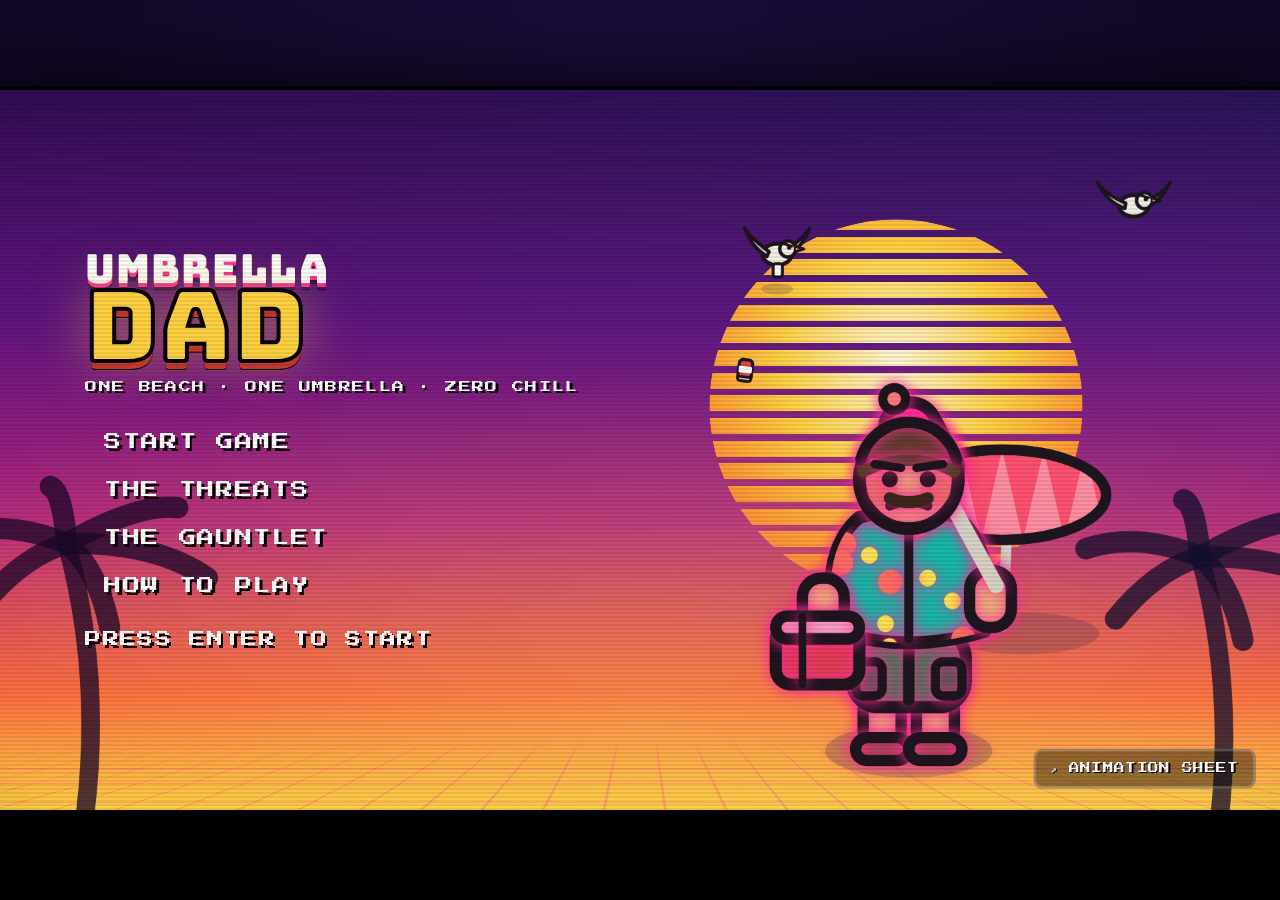
<file: index.html>
<!DOCTYPE html>
<html lang="en">
<head>
<meta charset="UTF-8">
<meta name="viewport" content="width=device-width, initial-scale=1.0">
<title>Umbrella Dad</title>
<link rel="preconnect" href="https://fonts.googleapis.com">
<link rel="preconnect" href="https://fonts.gstatic.com" crossorigin>
<link href="https://fonts.googleapis.com/css2?family=Press+Start+2P&family=Bungee&family=Fredoka:wght@400;500;600;700&family=Lilita+One&family=Titan+One&display=swap" rel="stylesheet">
<link rel="stylesheet" href="style.css">
</head>
<body data-crt="1">

<div id="boot">LOADING THE BEACH…</div>

<div id="stage">
  <div id="frame">
    <canvas id="game" width="1920" height="1080"></canvas>

    <!-- ============ HUD ============ -->
    <div id="hud" class="hidden">
      <div class="hud-top">
        <div class="apanel" id="scoreBox">
          <div class="lbl">SCORE</div>
          <div class="val" id="scoreVal">0</div>
        </div>

        <div class="apanel" id="stressBox">
          <div class="lbl">DAD STRESS</div>
          <div class="meter" id="stressMeter"><i></i></div>
        </div>

        <div class="apanel" id="sodaBox">
          <div class="lbl">SODA AMMO</div>
          <div class="soda-row" id="sodaRow"></div>
        </div>

        <div class="apanel" id="distBox">
          <div class="lbl">DISTANCE TO SPOT</div>
          <div class="dist-track">
            <div class="dist-fill" id="distFill"></div>
            <div class="dist-dad" id="distDad">🩴</div>
            <div class="dist-flag">⛱️</div>
          </div>
        </div>
      </div>

      <div id="popups"></div>
      <div id="hint">
        <b>WASD</b>/<b>ARROWS</b> MOVE &nbsp; <b>J</b>/<b>SPACE</b> UMBRELLA &nbsp;
        <b>E</b> THROW SODA &nbsp; <b>P</b> PAUSE &nbsp; <b>M</b> MUTE
      </div>
    </div>

    <!-- ============ SCREENS ============ -->

    <!-- MAIN MENU = KEY ART / POSTER -->
    <div class="screen show" id="scrMenu">
      <div class="poster-bg">
        <div class="poster-sun" id="posterSun"></div>
        <div class="poster-grid"></div>
        <div class="poster-haze"></div>
        <canvas id="menuArt" width="1920" height="1080"
                style="position:absolute;inset:0;width:100%;height:100%;"></canvas>
      </div>
      <div class="inner">
        <div class="logo" id="logo">
          <span class="l1">UMBRELLA</span>
          <span class="l2">DAD</span>
          <span class="tag">ONE BEACH · ONE UMBRELLA · ZERO CHILL</span>
        </div>
        <div class="menu" id="menuList">
          <button class="mbtn" data-act="play">START GAME</button>
          <button class="mbtn" data-act="threats">THE THREATS</button>
          <button class="mbtn" data-act="map">THE GAUNTLET</button>
          <button class="mbtn" data-act="howto">HOW TO PLAY</button>
        </div>
        <div class="press">PRESS ENTER TO START</div>
      </div>
      <a class="corner-link" href="Dad Sprite Sheet.html">↗ ANIMATION SHEET</a>
    </div>

    <!-- THREATS = ENEMY CONCEPTS -->
    <div class="screen" id="scrThreats">
      <div class="poster-bg" style="background:linear-gradient(180deg,#160b2e,#3a0d52 60%,#7a1f6e);"></div>
      <button class="backbtn" data-act="menu">← BACK</button>
      <div class="inner">
        <div class="scr-title">THE THREATS</div>
        <div class="scr-sub">EVERYTHING BETWEEN DAD AND HIS SPOT</div>
        <div class="threat-grid" id="threatGrid"></div>
      </div>
    </div>

    <!-- MAP = LEVEL OVERVIEW -->
    <div class="screen" id="scrMap">
      <div class="poster-bg" style="background:linear-gradient(180deg,#160b2e,#2a0d52 70%,#5a157e);"></div>
      <button class="backbtn" data-act="menu">← BACK</button>
      <div class="inner">
        <div class="scr-title">THE GAUNTLET</div>
        <div class="scr-sub">LEVEL 1 · PARKING LOT → THE PERFECT SPOT</div>
        <div id="mapWrap">
          <canvas id="mapCanvas" width="300" height="452"></canvas>
          <div class="map-legend" id="mapLegend"></div>
        </div>
      </div>
    </div>

    <!-- HOW TO -->
    <div class="screen" id="scrHow">
      <div class="poster-bg" style="background:linear-gradient(180deg,#160b2e,#27365e 70%,#1f8ab0);"></div>
      <button class="backbtn" data-act="menu">← BACK</button>
      <div class="inner">
        <div class="scr-title">HOW TO PLAY</div>
        <div class="howto" id="howBody"></div>
        <button class="mbtn sel" data-act="play" style="margin-top:8px;">START GAME ▶</button>
      </div>
    </div>

    <!-- WIN -->
    <div class="screen" id="scrWin">
      <div class="poster-bg"><div class="poster-sun full" style="top:8%;"></div><div class="poster-haze"></div></div>
      <div class="inner">
        <div class="logo"><span class="l1" style="color:var(--neon-d);">SPOT</span>
          <span class="l2" style="font-size:60px;">SECURED!</span></div>
        <div class="big-stat" id="winStats"></div>
        <div class="press" data-act="menu" style="cursor:pointer;">PRESS ENTER · MAIN MENU</div>
      </div>
    </div>

    <!-- LOSE -->
    <div class="screen" id="scrLose">
      <div class="poster-bg" style="background:linear-gradient(180deg,#2a0d2a,#6e1f1f 70%,#c0392b);"></div>
      <div class="inner">
        <div class="logo"><span class="l1">DAD</span>
          <span class="l2" style="font-size:54px;color:#fff;text-shadow:0 5px 0 #6e1f1f,0 6px 0 #000;">GAVE UP</span></div>
        <div class="scr-sub" id="loseMsg">He went home and ordered a kiddie pool online.</div>
        <div class="big-stat" id="loseStats"></div>
        <div class="press" data-act="play" style="cursor:pointer;">PRESS ENTER · TRY AGAIN</div>
      </div>
    </div>

    <!-- PAUSE -->
    <div class="screen" id="scrPause">
      <div class="poster-bg" style="background:rgba(10,4,24,.82);"></div>
      <div class="inner">
        <div class="scr-title">PAUSED</div>
        <div class="menu">
          <button class="mbtn" data-act="resume">RESUME</button>
          <button class="mbtn" data-act="menu">QUIT TO MENU</button>
        </div>
      </div>
    </div>

    <!-- CRT overlay sits above everything visual -->
    <div id="crt"></div>
  </div>
</div>

<!-- Live re-skin defaults (palette / fonts / dad build / CRT).
     The engine reads window.__UD_TWEAKS on boot via UD.applyTweaks(). -->
<script>
  window.__UD_TWEAKS = {
    palette: "sunset",   // sunset | noon | night
    font: "bungee",      // bungee | lilita | titan | pixel
    logo: "classic",     // classic | outline | badge
    dadBuild: "classic", // classic | dadbod | tall
    crt: true
  };
</script>

<!-- game modules -->
<script src="game/util.js"></script>
<script src="game/palette.js"></script>
<script src="game/audio.js"></script>
<script src="game/art.js"></script>
<script src="game/art2.js"></script>
<script src="game/fx.js"></script>
<script src="game/dad.js"></script>
<script src="game/enemies.js"></script>
<script src="game/level.js"></script>
<script src="game/hud.js"></script>
<script src="game/game.js"></script>

</body>
</html>
</file>
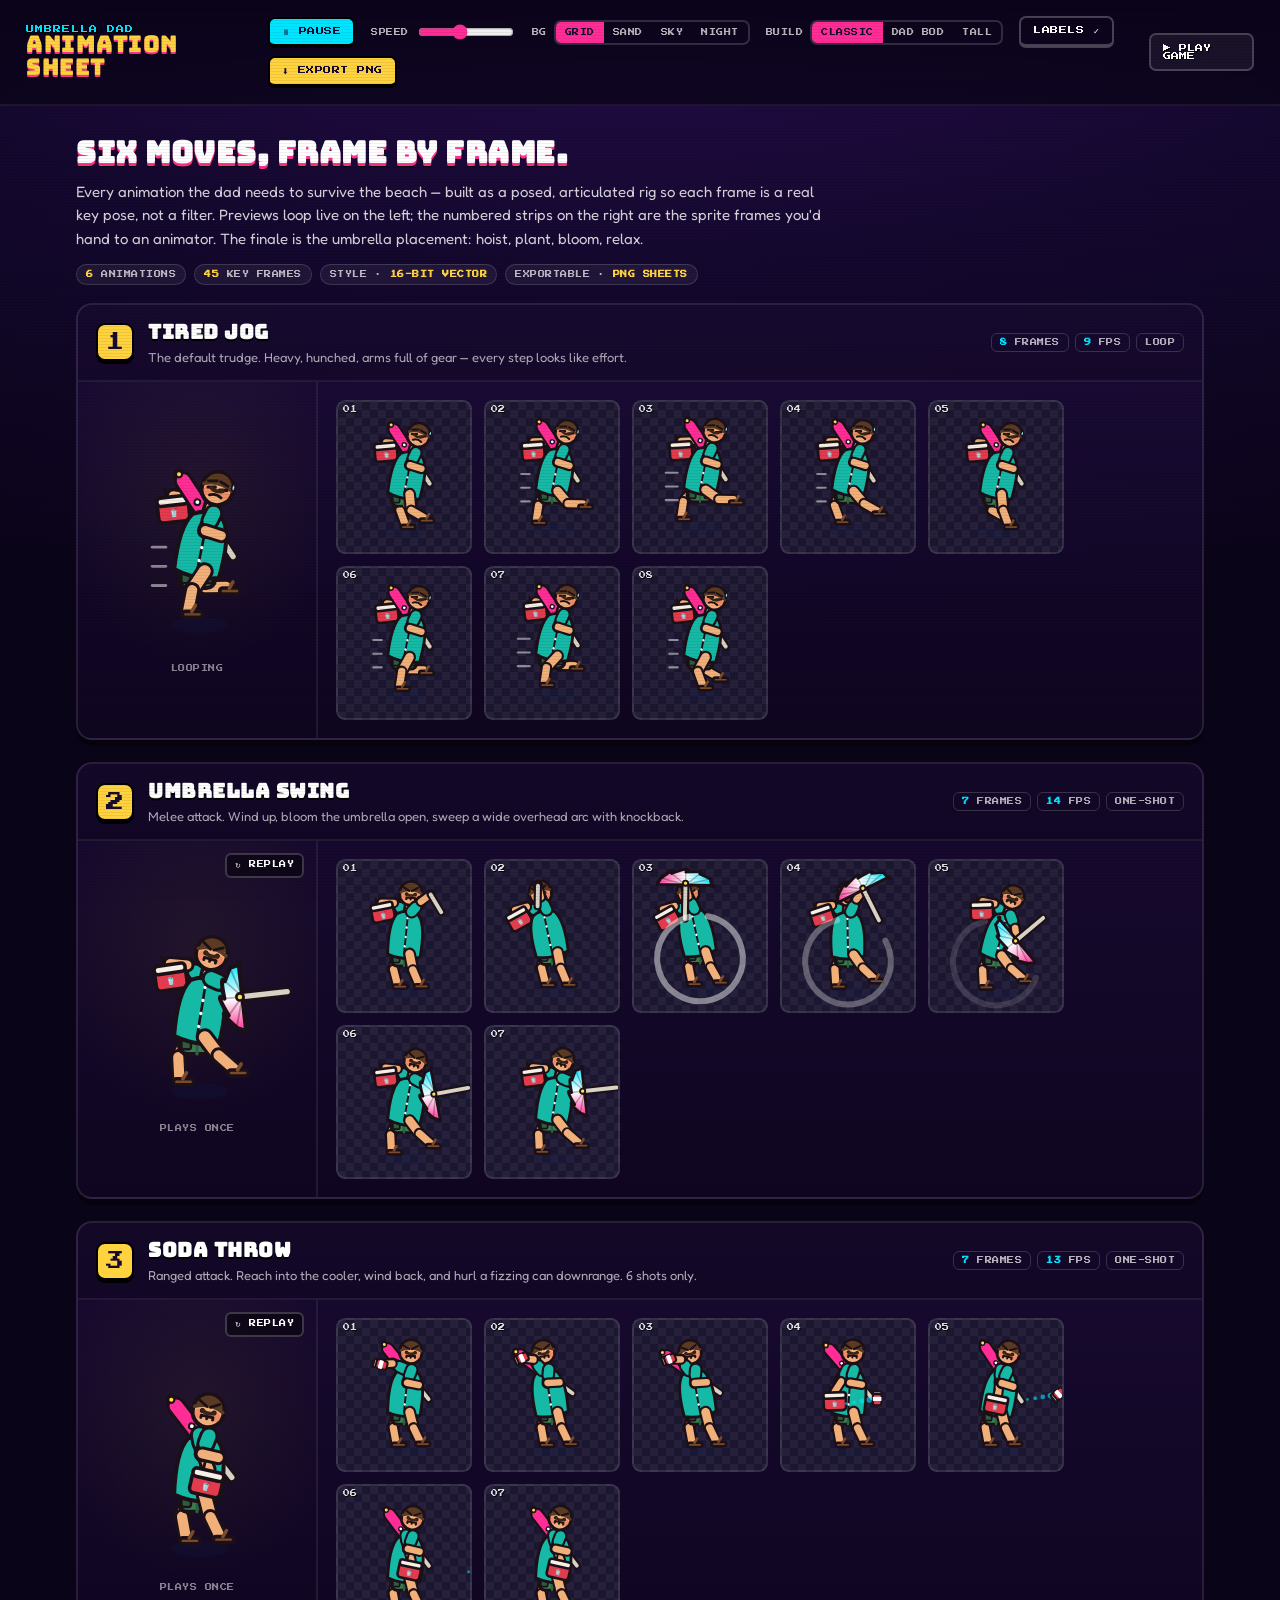
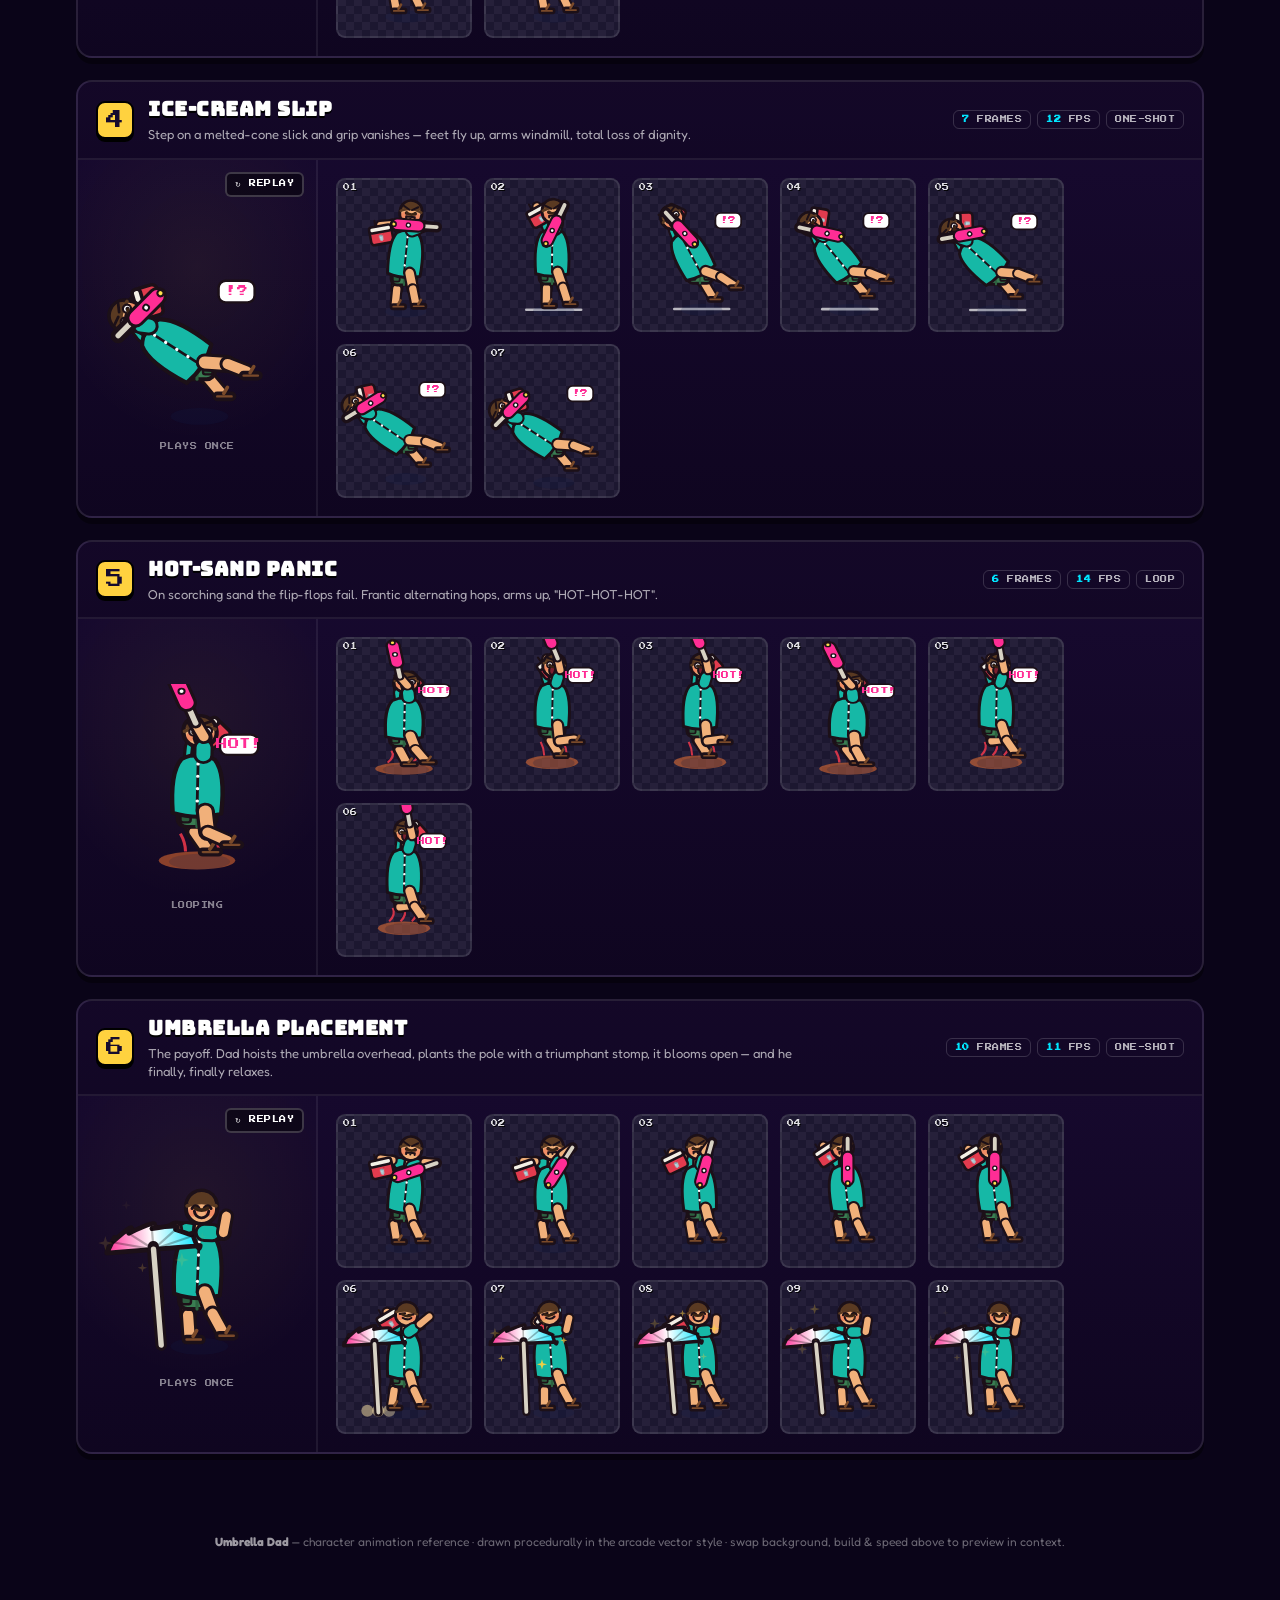
<file: Dad Sprite Sheet.html>
<!DOCTYPE html>
<html lang="en">
<head>
<meta charset="UTF-8">
<meta name="viewport" content="width=device-width, initial-scale=1.0">
<title>Umbrella Dad — Animation Sheet</title>
<link rel="preconnect" href="https://fonts.googleapis.com">
<link rel="preconnect" href="https://fonts.gstatic.com" crossorigin>
<link href="https://fonts.googleapis.com/css2?family=Press+Start+2P&family=Bungee&family=Fredoka:wght@400;500;600;700&family=Lilita+One&display=swap" rel="stylesheet">
<style>
:root{
  --neon-a:#ff2d95; --neon-b:#00e5ff; --neon-c:#ffd23f; --neon-d:#b6ff3b;
  --ink:#160b2e; --ink-2:#241046; --panel:#2a1450;
  --pix:'Press Start 2P', monospace; --disp:'Bungee', sans-serif; --body:'Fredoka', sans-serif;
}
*{box-sizing:border-box;}
html,body{margin:0;background:#0a0418;color:#fff;font-family:var(--body);
  -webkit-font-smoothing:antialiased;}
body{min-height:100vh;
  background:
    radial-gradient(130% 80% at 50% -10%, #2a0d52 0%, #14082e 50%, #0a0418 100%);
  background-attachment:fixed;}

/* faint CRT scanlines over everything */
body::after{content:'';position:fixed;inset:0;z-index:999;pointer-events:none;
  background:repeating-linear-gradient(0deg,rgba(0,0,0,.13) 0 1px,transparent 1px 3px);opacity:.5;}
body[data-crt="0"]::after{display:none;}

a{color:inherit;}

/* ---- top bar ---- */
header{position:sticky;top:0;z-index:50;display:flex;align-items:center;gap:18px;
  padding:16px 26px;background:linear-gradient(180deg,rgba(10,4,24,.96),rgba(10,4,24,.72));
  backdrop-filter:blur(6px);border-bottom:2px solid rgba(255,255,255,.08);}
.brand{display:flex;flex-direction:column;line-height:1;}
.brand .b1{font-family:var(--pix);font-size:8px;letter-spacing:1px;color:var(--neon-b);text-shadow:1px 1px 0 #000;}
.brand .b2{font-family:var(--disp);font-size:23px;letter-spacing:.5px;color:var(--neon-c);
  text-shadow:0 2px 0 var(--neon-a),0 3px 0 #000;text-transform:uppercase;}
.spacer{flex:1;}
.back-link{font-family:var(--pix);font-size:8px;color:#fff;text-decoration:none;
  background:rgba(255,255,255,.06);border:2px solid rgba(255,255,255,.2);border-radius:7px;
  padding:9px 12px;text-shadow:1px 1px 0 #000;transition:.15s;}
.back-link:hover{color:var(--neon-c);border-color:var(--neon-c);}

/* ---- controls ---- */
.controls{display:flex;flex-wrap:wrap;align-items:center;gap:8px 16px;}
.ctl{display:flex;align-items:center;gap:7px;font-family:var(--pix);font-size:7px;
  letter-spacing:.5px;color:rgba(255,255,255,.7);}
.seg{display:flex;border:2px solid rgba(255,255,255,.16);border-radius:7px;overflow:hidden;}
.seg button{font-family:var(--pix);font-size:7px;color:rgba(255,255,255,.7);background:transparent;
  border:0;padding:7px 9px;cursor:pointer;letter-spacing:.5px;transition:.12s;}
.seg button:hover{color:#fff;background:rgba(255,255,255,.06);}
.seg button.on{background:var(--neon-a);color:#160b2e;}
.btn{font-family:var(--pix);font-size:8px;color:#160b2e;background:var(--neon-c);cursor:pointer;
  border:2px solid #000;border-bottom-width:4px;border-radius:7px;padding:8px 12px;letter-spacing:.5px;
  text-transform:uppercase;transition:transform .08s;}
.btn:active{transform:translateY(2px);border-bottom-width:2px;}
.btn.alt{background:var(--neon-b);}
.btn.ghost{background:transparent;color:#fff;border-color:rgba(255,255,255,.25);}
input[type=range]{accent-color:var(--neon-a);width:96px;}

/* ---- intro ---- */
.intro{max-width:1180px;margin:26px auto 6px;padding:0 26px;}
.intro h1{font-family:var(--disp);font-size:30px;margin:0 0 8px;letter-spacing:.5px;
  text-shadow:0 3px 0 var(--neon-a),0 4px 0 #000;}
.intro p{font-size:15px;line-height:1.55;color:rgba(255,255,255,.82);max-width:760px;margin:0;}
.intro .chips{display:flex;flex-wrap:wrap;gap:8px;margin-top:14px;}
.chip{font-family:var(--pix);font-size:7px;letter-spacing:.5px;padding:6px 9px;border-radius:20px;
  background:rgba(255,255,255,.06);border:1px solid rgba(255,255,255,.14);color:rgba(255,255,255,.7);}
.chip b{color:var(--neon-c);}

/* ---- sheet rows ---- */
.sheet{max-width:1180px;margin:18px auto 80px;padding:0 26px;display:flex;flex-direction:column;gap:22px;}
.row{background:linear-gradient(180deg,rgba(36,16,70,.55),rgba(20,8,40,.55));
  border:2px solid rgba(255,255,255,.1);border-radius:16px;overflow:hidden;
  box-shadow:0 6px 0 rgba(0,0,0,.4);}
.row-head{display:flex;align-items:center;gap:14px;padding:14px 18px;
  border-bottom:2px solid rgba(255,255,255,.07);background:rgba(0,0,0,.18);}
.row-num{font-family:var(--pix);font-size:18px;color:var(--ink);background:var(--neon-c);
  width:38px;height:38px;border-radius:9px;display:grid;place-items:center;border:2px solid #000;
  box-shadow:0 3px 0 #000;flex:none;}
.row-meta{flex:1;min-width:0;}
.row-meta h3{font-family:var(--disp);font-size:20px;margin:0;letter-spacing:.5px;color:#fff;
  text-shadow:0 2px 0 #000;}
.row-meta p{margin:3px 0 0;font-size:13px;line-height:1.4;color:rgba(255,255,255,.66);max-width:680px;}
.row-tags{display:flex;gap:6px;flex-wrap:wrap;flex:none;}
.tag{font-family:var(--pix);font-size:7px;letter-spacing:.5px;padding:5px 8px;border-radius:6px;
  border:1px solid rgba(255,255,255,.16);color:rgba(255,255,255,.7);white-space:nowrap;}
.tag b{color:var(--neon-b);}

.row-body{display:grid;grid-template-columns:240px 1fr;gap:0;}
@media(max-width:820px){.row-body{grid-template-columns:1fr;}}

/* preview pane */
.preview{position:relative;border-right:2px solid rgba(255,255,255,.07);
  display:flex;flex-direction:column;align-items:center;justify-content:center;gap:8px;
  padding:18px;background:
    radial-gradient(90% 70% at 50% 30%, rgba(255,210,63,.06), transparent 70%);}
@media(max-width:820px){.preview{border-right:0;border-bottom:2px solid rgba(255,255,255,.07);}}
.preview canvas{border-radius:10px;}
.preview .plabel{font-family:var(--pix);font-size:7px;color:rgba(255,255,255,.5);letter-spacing:.5px;}
.replay{position:absolute;top:12px;right:12px;font-family:var(--pix);font-size:7px;cursor:pointer;
  background:rgba(0,0,0,.45);border:2px solid rgba(255,255,255,.2);border-radius:6px;color:#fff;
  padding:6px 8px;letter-spacing:.5px;transition:.12s;}
.replay:hover{color:var(--neon-c);border-color:var(--neon-c);}

/* frame strip */
.strip{padding:18px;display:flex;flex-wrap:wrap;gap:12px;align-content:flex-start;}
.cell{position:relative;border-radius:9px;overflow:hidden;border:2px solid rgba(255,255,255,.1);
  background-size:16px 16px;}
.cell .fnum{position:absolute;top:4px;left:5px;font-family:var(--pix);font-size:7px;
  color:#fff;text-shadow:1px 1px 0 #000;opacity:.85;z-index:2;}
.cell canvas{display:block;}
body[data-labels="0"] .fnum{display:none;}

/* checker bg for cells */
.bg-checker{background-color:#26203a;
  background-image:linear-gradient(45deg,#1c1730 25%,transparent 25%),
    linear-gradient(-45deg,#1c1730 25%,transparent 25%),
    linear-gradient(45deg,transparent 75%,#1c1730 75%),
    linear-gradient(-45deg,transparent 75%,#1c1730 75%);
  background-position:0 0,0 8px,8px -8px,-8px 0;}
.bg-sand{background:linear-gradient(180deg,#f6d98c,#e8be63);}
.bg-sky{background:linear-gradient(180deg,#7fd5ff,#bfe9ff);}
.bg-night{background:#0c0620;}

footer{max-width:1180px;margin:0 auto;padding:0 26px 60px;color:rgba(255,255,255,.4);
  font-size:12px;text-align:center;}
footer b{color:rgba(255,255,255,.6);}
</style>
</head>
<body data-crt="1" data-labels="1">

<header>
  <div class="brand">
    <span class="b1">UMBRELLA DAD</span>
    <span class="b2">Animation Sheet</span>
  </div>
  <div class="spacer"></div>
  <div class="controls" id="controls">
    <button class="btn alt" id="playToggle">⏸ PAUSE</button>
    <div class="ctl">SPEED <input type="range" id="speed" min="0.25" max="2" step="0.05" value="1"></div>
    <div class="ctl">BG
      <div class="seg" id="bgSeg">
        <button data-bg="bg-checker" class="on">GRID</button>
        <button data-bg="bg-sand">SAND</button>
        <button data-bg="bg-sky">SKY</button>
        <button data-bg="bg-night">NIGHT</button>
      </div>
    </div>
    <div class="ctl">BUILD
      <div class="seg" id="buildSeg">
        <button data-build="classic" class="on">CLASSIC</button>
        <button data-build="dadbod">DAD BOD</button>
        <button data-build="tall">TALL</button>
      </div>
    </div>
    <button class="btn ghost" id="labelToggle">LABELS ✓</button>
    <button class="btn" id="exportAll">⬇ EXPORT PNG</button>
  </div>
  <a class="back-link" href="index.html">▶ PLAY GAME</a>
</header>

<div class="intro">
  <h1>Six moves, frame by frame.</h1>
  <p>Every animation the dad needs to survive the beach — built as a posed, articulated rig so each
  frame is a real key pose, not a filter. Previews loop live on the left; the numbered strips on the
  right are the sprite frames you'd hand to an animator. The finale is the umbrella placement: hoist,
  plant, bloom, relax.</p>
  <div class="chips">
    <span class="chip"><b>6</b> ANIMATIONS</span>
    <span class="chip"><b>45</b> KEY FRAMES</span>
    <span class="chip">STYLE · <b>16-BIT VECTOR</b></span>
    <span class="chip">EXPORTABLE · <b>PNG SHEETS</b></span>
  </div>
</div>

<div class="sheet" id="sheet"></div>

<footer>
  <b>Umbrella Dad</b> — character animation reference · drawn procedurally in the arcade vector style ·
  swap background, build &amp; speed above to preview in context.
</footer>

<script src="game/util.js"></script>
<script src="game/palette.js"></script>
<script src="game/sprites.js"></script>
<script src="game/spritesheet.js"></script>
</body>
</html>
</file>
<file: style.css>
/* ======================================================================
   UMBRELLA DAD — modern 16-bit arcade
   Visual system: pixel fonts + neon chrome + CRT warmth + chunky cartoon
   ====================================================================== */

:root{
  --font-pixel:'Press Start 2P', monospace;
  --font-display:'Bungee', sans-serif;     /* tweakable */
  --font-body:'Fredoka', sans-serif;

  /* palette vars — overwritten live by the tweak engine */
  --neon-a:#ff2d95;   /* hot magenta   */
  --neon-b:#00e5ff;   /* cyan          */
  --neon-c:#ffd23f;   /* sunshine      */
  --neon-d:#b6ff3b;   /* lime          */
  --ink:#160b2e;      /* deep purple-black */
  --ink-2:#241046;
  --panel:#2a1450;
  --paper:#fff4dc;

  --hud-h:64px;
}

*{box-sizing:border-box;}
html,body{margin:0;height:100%;background:#000;overflow:hidden;
  font-family:var(--font-body);color:#fff;
  -webkit-font-smoothing:antialiased;}
body{user-select:none;-webkit-user-select:none;}

/* ---- scaling stage ------------------------------------------------- */
#stage{position:fixed;inset:0;display:grid;place-items:center;
  background:
    radial-gradient(120% 90% at 50% 0%, #1a0d3a 0%, #0a0418 70%, #000 100%);
}
#frame{position:relative;width:960px;height:540px;flex:none;
  transform-origin:center center;overflow:hidden;
  box-shadow:0 0 0 3px #000, 0 0 60px rgba(0,0,0,.8);
}
#game{position:absolute;inset:0;width:960px;height:540px;display:block;
  background:#7fd5ff;}

/* ---- CRT overlay --------------------------------------------------- */
#crt{position:absolute;inset:0;pointer-events:none;z-index:60;
  mix-blend-mode:normal;}
#crt::before{ /* scanlines */
  content:'';position:absolute;inset:0;
  background:repeating-linear-gradient(0deg,
    rgba(0,0,0,.16) 0px, rgba(0,0,0,.16) 1px,
    rgba(0,0,0,0) 2px, rgba(0,0,0,0) 3px);
  opacity:.55;}
#crt::after{ /* vignette + corner bulge */
  content:'';position:absolute;inset:0;
  background:radial-gradient(120% 120% at 50% 50%,
    rgba(0,0,0,0) 55%, rgba(0,0,0,.28) 85%, rgba(0,0,0,.6) 100%);}
body[data-crt="0"] #crt{display:none;}

/* faint chromatic-aberration shimmer on the whole frame */
#frame::after{content:'';position:absolute;inset:0;z-index:59;pointer-events:none;
  background:linear-gradient(90deg, rgba(255,0,80,.04), rgba(0,200,255,.04));
  mix-blend-mode:screen;}

/* ====================================================================
   HUD
   ==================================================================== */
#hud{position:absolute;inset:0;z-index:40;pointer-events:none;
  font-family:var(--font-pixel);}
#hud.hidden{display:none;}

.hud-top{position:absolute;top:0;left:0;right:0;height:var(--hud-h);
  display:flex;align-items:stretch;justify-content:space-between;gap:8px;
  padding:8px 10px;}

/* generic arcade panel */
.apanel{position:relative;background:linear-gradient(180deg,var(--ink-2),var(--ink));
  border:2px solid rgba(255,255,255,.14);border-radius:9px;
  box-shadow:0 0 0 2px #000, 0 3px 0 #000, inset 0 0 14px rgba(0,0,0,.6);
  padding:7px 11px;display:flex;flex-direction:column;gap:5px;}
.apanel .lbl{font-size:7px;letter-spacing:.5px;color:rgba(255,255,255,.5);}

/* score */
#scoreBox .val{font-size:17px;color:var(--neon-c);
  text-shadow:0 0 8px var(--neon-c),2px 2px 0 #000;line-height:1;}

/* soda ammo */
#sodaBox{align-items:flex-start;}
.soda-row{display:flex;gap:4px;}
.soda-pip{width:13px;height:18px;border-radius:3px 3px 4px 4px;
  background:linear-gradient(180deg,#fff,#ffe089);position:relative;
  border:2px solid #000;box-shadow:0 0 6px var(--neon-c);}
.soda-pip::before{content:'';position:absolute;top:-4px;left:50%;transform:translateX(-50%);
  width:6px;height:4px;background:#c0392b;border:2px solid #000;border-bottom:0;border-radius:2px 2px 0 0;}
.soda-pip.empty{background:#3a2a55;box-shadow:none;opacity:.5;}
.soda-pip.empty::before{background:#3a2a55;}

/* stress meter */
#stressBox{flex:1;max-width:230px;}
.meter{height:16px;border-radius:6px;background:#0c0620;border:2px solid #000;
  overflow:hidden;position:relative;box-shadow:inset 0 0 8px rgba(0,0,0,.8);}
.meter > i{display:block;height:100%;width:0%;border-radius:4px 0 0 4px;
  background:linear-gradient(90deg,var(--neon-d),var(--neon-c) 55%,var(--neon-a));
  transition:width .12s linear, filter .2s;}
.meter.high > i{animation:meterPulse .5s steps(2,end) infinite;}
@keyframes meterPulse{50%{filter:brightness(1.6);}}

/* distance / destination */
#distBox{align-items:stretch;min-width:180px;}
.dist-track{height:18px;position:relative;border:2px solid #000;border-radius:7px;
  background:#0c0620;overflow:hidden;}
.dist-fill{position:absolute;inset:0 auto 0 0;width:0%;
  background:linear-gradient(90deg, rgba(0,229,255,.25), rgba(0,229,255,.5));}
.dist-dad{position:absolute;top:50%;transform:translate(-50%,-50%);font-size:11px;
  transition:left .2s linear;filter:drop-shadow(0 0 4px var(--neon-b));}
.dist-flag{position:absolute;right:3px;top:50%;transform:translateY(-50%);font-size:11px;}

/* combo popups float layer */
#popups{position:absolute;inset:0;z-index:45;pointer-events:none;overflow:hidden;}
.pop{position:absolute;font-family:var(--font-pixel);font-size:13px;
  text-shadow:2px 2px 0 #000;animation:popUp 1s ease-out forwards;will-change:transform,opacity;}
@keyframes popUp{
  0%{transform:translate(-50%,0) scale(.4);opacity:0;}
  18%{transform:translate(-50%,-10px) scale(1.15);opacity:1;}
  100%{transform:translate(-50%,-52px) scale(1);opacity:0;}}

/* control hint bottom */
#hint{position:absolute;left:0;right:0;bottom:6px;text-align:center;z-index:40;
  font-family:var(--font-pixel);font-size:7px;color:rgba(255,255,255,.55);
  letter-spacing:.5px;text-shadow:1px 1px 0 #000;pointer-events:none;}
#hint b{color:var(--neon-b);}

/* ====================================================================
   SCREENS (menu / threats / map / win / lose)
   ==================================================================== */
.screen{position:absolute;inset:0;z-index:50;display:none;
  flex-direction:column;align-items:center;justify-content:center;
  text-align:center;}
.screen.show{display:flex;animation:scrFade .28s ease-out;}
@keyframes scrFade{from{transform:scale(.985);filter:brightness(1.4);}to{transform:scale(1);filter:none;}}

/* faint pixel grid + sun used across menu-like screens */
.poster-bg{position:absolute;inset:0;z-index:0;overflow:hidden;
  background:linear-gradient(180deg,#2a0d52 0%,#5a157e 32%,#b3247e 60%,#ff5e3a 84%,#ffd23f 100%);}
.poster-grid{position:absolute;left:-20%;right:-20%;bottom:0;height:46%;
  background-image:
    linear-gradient(rgba(255,45,149,.55) 2px, transparent 2px),
    linear-gradient(90deg, rgba(255,45,149,.55) 2px, transparent 2px);
  background-size:46px 46px;transform:perspective(340px) rotateX(68deg);
  transform-origin:bottom;opacity:.7;
  mask-image:linear-gradient(180deg,transparent,#000 40%);}
.poster-sun{position:absolute;top:14%;left:50%;transform:translateX(-50%);
  width:230px;height:230px;border-radius:50%;
  background:radial-gradient(circle at 50% 38%,#fff7d6,#ffd23f 38%,#ff8e2b 70%,#ff3b6b 100%);
  box-shadow:0 0 70px rgba(255,160,60,.6);
  -webkit-mask-image:repeating-linear-gradient(0deg,#000 0 12px,transparent 12px 17px);
  mask-image:repeating-linear-gradient(0deg,#000 0 12px,transparent 12px 17px);}
#scrMenu .poster-sun{left:70%;top:18%;width:280px;height:280px;}
.poster-sun.full{-webkit-mask-image:none;mask-image:none;}
.poster-haze{position:absolute;inset:0;
  background:radial-gradient(140% 80% at 50% 88%, rgba(255,210,90,.35), transparent 60%);}

.screen .inner{position:relative;z-index:2;display:flex;flex-direction:column;
  align-items:center;gap:18px;padding:20px;width:100%;max-width:820px;}

/* MENU is a poster: title + CTA pinned left, hero art lives on the right */
#scrMenu .inner{align-items:flex-start;justify-content:center;
  max-width:none;width:100%;padding-left:64px;padding-right:0;}
#scrMenu .logo{text-align:left;}
#scrMenu .menu{align-items:flex-start;}
#scrMenu .press{align-self:flex-start;}

/* ---- logo / wordmark ---- */
.logo{font-family:var(--font-display);line-height:.82;text-transform:uppercase;
  letter-spacing:1px;}
.logo .l1{display:block;font-size:30px;color:#fff;
  text-shadow:0 3px 0 var(--neon-a),0 6px 0 rgba(0,0,0,.4);}
.logo .l2{display:block;font-size:74px;color:var(--neon-c);
  -webkit-text-stroke:3px #000;
  text-shadow:0 6px 0 #c0392b, 0 7px 0 #000, 0 0 40px rgba(255,210,63,.5);}
.logo .tag{display:block;margin-top:12px;font-family:var(--font-pixel);
  font-size:9px;letter-spacing:1px;color:#fff;text-shadow:2px 2px 0 #000;}

/* logo variant: STACKED OUTLINE */
.logo.v-outline .l1{font-size:26px;color:var(--neon-b);text-shadow:2px 2px 0 #000;}
.logo.v-outline .l2{color:transparent;-webkit-text-stroke:4px #fff;
  text-shadow:0 0 26px var(--neon-a),6px 6px 0 var(--neon-a);}
/* logo variant: BEACH BADGE */
.logo.v-badge .l1{font-size:22px;color:#160b2e;background:var(--neon-c);
  display:inline-block;padding:3px 14px;border-radius:30px;border:3px solid #000;
  text-shadow:none;transform:rotate(-2deg);}
.logo.v-badge .l2{font-size:66px;color:#fff;
  -webkit-text-stroke:3px #000;text-shadow:5px 5px 0 var(--neon-b);}

/* ---- arcade buttons / menu list ---- */
.menu{display:flex;flex-direction:column;gap:11px;align-items:center;margin-top:6px;}
.mbtn{font-family:var(--font-pixel);font-size:13px;color:#fff;cursor:pointer;
  background:transparent;border:0;padding:6px 14px;letter-spacing:1px;
  text-shadow:2px 2px 0 #000;position:relative;transition:transform .08s;}
.mbtn::before{content:'▶';position:absolute;left:-12px;opacity:0;color:var(--neon-c);
  transform:translateX(-6px);transition:.12s;}
.mbtn:hover,.mbtn.sel{color:var(--neon-c);transform:scale(1.06);}
.mbtn:hover::before,.mbtn.sel::before{opacity:1;transform:translateX(0);}

.press{font-family:var(--font-pixel);font-size:12px;color:#fff;letter-spacing:1px;
  text-shadow:2px 2px 0 #000;animation:blink 1s steps(2,end) infinite;margin-top:4px;}
@keyframes blink{50%{opacity:.15;}}

.backbtn{position:absolute;top:14px;left:16px;z-index:3;font-family:var(--font-pixel);
  font-size:9px;color:#fff;background:rgba(0,0,0,.4);border:2px solid rgba(255,255,255,.3);
  border-radius:6px;padding:7px 11px;cursor:pointer;text-shadow:1px 1px 0 #000;}
.backbtn:hover{color:var(--neon-c);border-color:var(--neon-c);}

/* corner link to the animation sheet */
.corner-link{position:absolute;bottom:16px;right:18px;z-index:4;font-family:var(--font-pixel);
  font-size:8px;color:#fff;text-decoration:none;background:rgba(0,0,0,.42);
  border:2px solid rgba(255,255,255,.22);border-radius:7px;padding:8px 11px;
  letter-spacing:.5px;text-shadow:1px 1px 0 #000;transition:.15s;}
.corner-link:hover{color:var(--neon-c);border-color:var(--neon-c);transform:translateY(-1px);}

.scr-title{font-family:var(--font-display);font-size:34px;color:#fff;
  text-shadow:0 4px 0 var(--neon-a),0 5px 0 #000;letter-spacing:1px;}
.scr-sub{font-family:var(--font-pixel);font-size:8px;color:rgba(255,255,255,.7);
  letter-spacing:.5px;margin-top:-6px;}

/* ---- THREATS gallery ---- */
.threat-grid{display:grid;grid-template-columns:repeat(3,1fr);gap:12px;width:100%;
  max-width:760px;margin-top:6px;}
.tcard{background:rgba(12,6,32,.78);border:2px solid rgba(255,255,255,.16);
  border-radius:11px;padding:11px 11px 13px;text-align:left;position:relative;overflow:hidden;
  box-shadow:0 4px 0 #000;}
.tcard .danger{position:absolute;top:8px;right:9px;font-family:var(--font-pixel);
  font-size:6px;padding:3px 5px;border-radius:4px;letter-spacing:.5px;
  white-space:nowrap;z-index:2;}
.tcard canvas{display:block;width:96px;height:96px;margin:0 auto 6px;image-rendering:auto;}
.tcard h4{margin:0 0 3px;font-family:var(--font-pixel);font-size:9px;color:var(--neon-c);
  letter-spacing:.5px;text-shadow:1px 1px 0 #000;}
.tcard p{margin:0;font-family:var(--font-body);font-size:12.5px;line-height:1.32;
  color:rgba(255,255,255,.84);}

/* ---- MAP ---- */
#mapWrap{position:relative;z-index:2;display:flex;gap:20px;align-items:center;
  margin-top:4px;}
#mapCanvas{border:3px solid #000;border-radius:10px;background:#7fd5ff;
  box-shadow:0 6px 0 #000,0 0 40px rgba(0,0,0,.5);}
.map-legend{text-align:left;display:flex;flex-direction:column;gap:10px;
  font-family:var(--font-body);font-size:13px;width:264px;flex:none;}
.map-legend h4{font-family:var(--font-display);font-size:18px;margin:0 0 4px;color:var(--neon-c);
  text-shadow:2px 2px 0 #000;}
.leg{display:flex;align-items:flex-start;gap:9px;}
.leg .dot{width:13px;height:13px;border-radius:4px;border:2px solid #000;flex:none;margin-top:2px;}
.leg-txt{display:flex;flex-direction:column;line-height:1.25;min-width:0;}
.leg-txt b{display:block;color:#fff;font-size:13px;white-space:nowrap;}
.leg-txt i{display:block;font-style:normal;opacity:.62;font-size:11.5px;}

/* ---- WIN / LOSE ---- */
#scrWin .logo .l1,#scrLose .logo .l1{margin-bottom:10px;}
#scrWin .logo .l2,#scrLose .logo .l2{line-height:1;}
#scrWin .inner,#scrLose .inner{gap:14px;}
#scrWin .big-stat,#scrLose .big-stat{background:rgba(12,6,32,.5);
  border:2px solid rgba(255,255,255,.18);border-radius:12px;padding:16px 22px;
  box-shadow:0 4px 0 #000;}
.big-stat{font-family:var(--font-pixel);font-size:11px;color:#fff;
  display:flex;flex-direction:column;gap:9px;margin-top:8px;}
.big-stat .row{display:flex;justify-content:space-between;gap:30px;min-width:300px;}
.big-stat .row span:last-child{color:var(--neon-c);text-shadow:0 0 8px var(--neon-c);}

/* loading note */
#boot{position:fixed;inset:0;z-index:200;display:grid;place-items:center;background:#0a0418;
  font-family:var(--font-pixel);font-size:11px;color:var(--neon-c);}
#boot.gone{display:none;}

.kbd{display:inline-block;font-family:var(--font-pixel);font-size:8px;
  background:#160b2e;border:2px solid rgba(255,255,255,.25);border-bottom-width:4px;
  border-radius:5px;padding:4px 6px;margin:0 1px;color:#fff;}

/* small helper text block */
.howto{font-family:var(--font-body);font-size:13.5px;line-height:1.6;
  color:rgba(255,255,255,.9);max-width:520px;display:flex;flex-direction:column;gap:9px;}
.howto .line{display:flex;align-items:center;gap:10px;justify-content:center;}
.howto .line b{color:var(--neon-c);font-family:var(--font-pixel);font-size:9px;}
</file>
